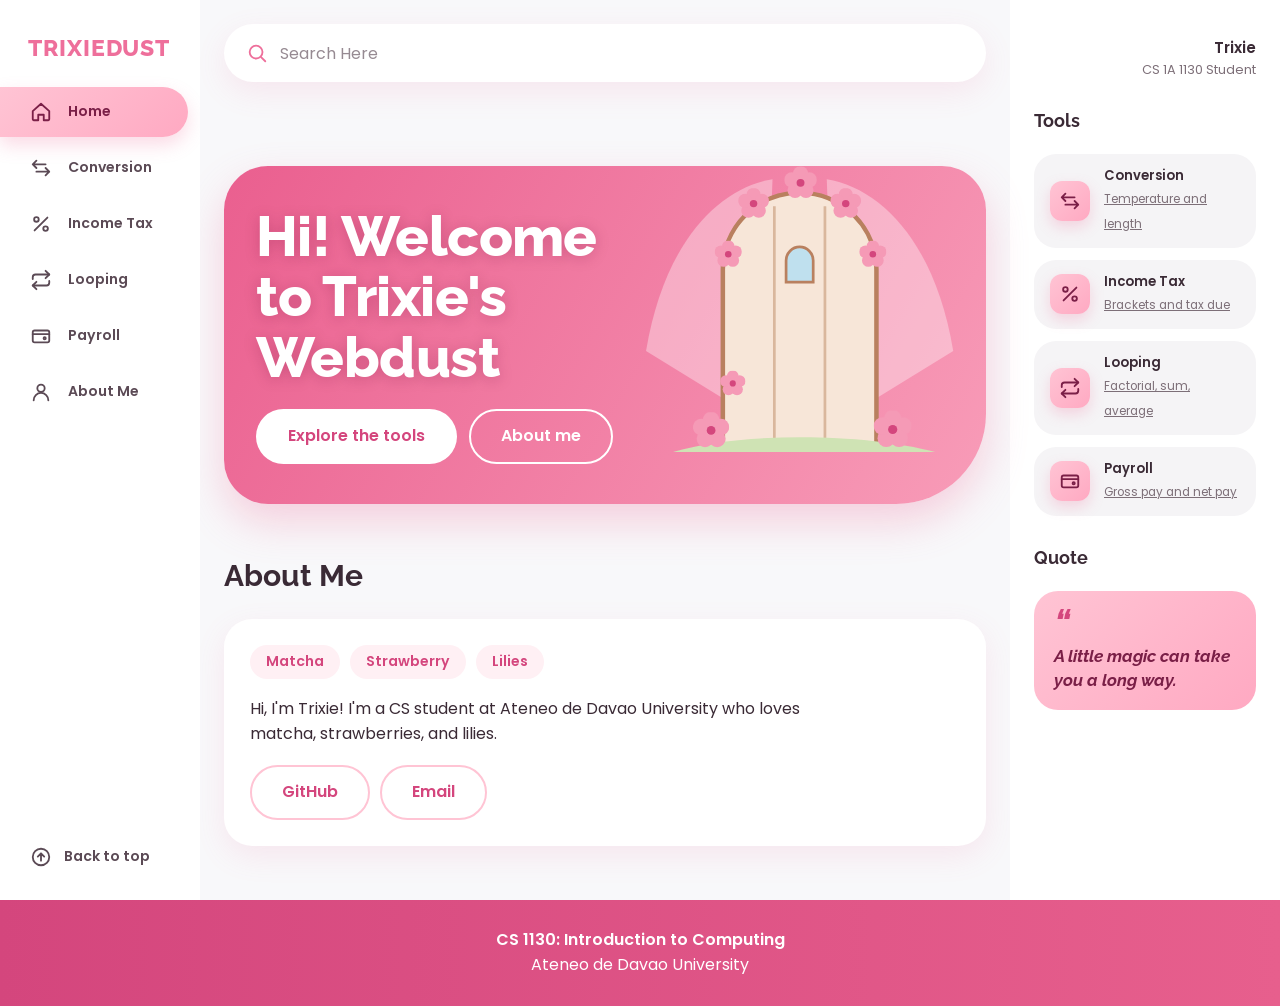
<file: index.html>
<!DOCTYPE html>
<html lang="en">
<head>
  <meta charset="UTF-8">
  <meta name="viewport" content="width=device-width, initial-scale=1">
  <title>Trixie's Webdust</title>
  <meta name="description" content="Conversion, income tax, looping and payroll tools. A CS 1130 web project at Ateneo de Davao University.">
  <link rel="preconnect" href="https://fonts.googleapis.com">
  <link rel="preconnect" href="https://fonts.gstatic.com" crossorigin>
  <link href="https://fonts.googleapis.com/css2?family=Poppins:wght@400;500;600&family=Raleway:wght@600;700;800&display=swap" rel="stylesheet">
  <link rel="stylesheet" href="style.css">
  <script src="script.js" defer></script>
</head>
<body data-page="home">
  <a class="skip-link" href="#main">Skip to content</a>

  <!-- SVG icon sprite (used by the menu and the shortcut list) -->
  <svg width="0" height="0" style="position:absolute" aria-hidden="true">
    <symbol id="i-home" viewBox="0 0 24 24"><path d="M3 11l9-8 9 8v9a1 1 0 0 1-1 1h-5v-6H9v6H4a1 1 0 0 1-1-1z"/></symbol>
    <symbol id="i-convert" viewBox="0 0 24 24"><path d="M7 4L3 8l4 4M3 8h14M17 20l4-4-4-4M21 16H7"/></symbol>
    <symbol id="i-percent" viewBox="0 0 24 24"><path d="M19 5L5 19"/><circle cx="7" cy="7" r="2.5"/><circle cx="17" cy="17" r="2.5"/></symbol>
    <symbol id="i-loop" viewBox="0 0 24 24"><path d="M17 2l4 4-4 4"/><path d="M3 11V9a3 3 0 0 1 3-3h15"/><path d="M7 22l-4-4 4-4"/><path d="M21 13v2a3 3 0 0 1-3 3H3"/></symbol>
    <symbol id="i-wallet" viewBox="0 0 24 24"><rect x="3" y="6" width="18" height="13" rx="2"/><path d="M3 10h18"/><circle cx="16" cy="14.5" r="1.2"/></symbol>
    <symbol id="i-user" viewBox="0 0 24 24"><circle cx="12" cy="8" r="4"/><path d="M4 21a8 8 0 0 1 16 0"/></symbol>
    <symbol id="i-up" viewBox="0 0 24 24"><circle cx="12" cy="12" r="9"/><path d="M12 16V8M8.5 11.5L12 8l3.5 3.5"/></symbol>
    <symbol id="i-search" viewBox="0 0 24 24"><circle cx="11" cy="11" r="7"/><path d="M21 21l-4.3-4.3"/></symbol>
    <symbol id="bloom" viewBox="-14 -14 28 28">
      <g fill="#f59ab6"><circle cy="-8" r="6.5"/><circle cx="7.6" cy="-2.5" r="6.5"/><circle cx="4.7" cy="6.5" r="6.5"/><circle cx="-4.7" cy="6.5" r="6.5"/><circle cx="-7.6" cy="-2.5" r="6.5"/></g>
      <circle r="3.4" fill="#d4467d"/>
    </symbol>
  </svg>

  <div class="app">
    <!-- ============ LEFT MENU ============ -->
    <aside class="side side-left">
      <div class="sticky">
        <a class="logo" href="index.html" aria-label="TRIXIEDUST, home">TRIXIEDUST</a>
        <nav aria-label="Main">
          <ul class="nav">
            <li><a href="index.html" data-nav="home"><svg class="ico" aria-hidden="true"><use href="#i-home"/></svg>Home</a></li>
            <li><a href="conversion.html" data-nav="conversion"><svg class="ico" aria-hidden="true"><use href="#i-convert"/></svg>Conversion</a></li>
            <li><a href="tax.html" data-nav="tax"><svg class="ico" aria-hidden="true"><use href="#i-percent"/></svg>Income Tax</a></li>
            <li><a href="looping.html" data-nav="looping"><svg class="ico" aria-hidden="true"><use href="#i-loop"/></svg>Looping</a></li>
            <li><a href="payroll.html" data-nav="payroll"><svg class="ico" aria-hidden="true"><use href="#i-wallet"/></svg>Payroll</a></li>
            <li><a href="index.html#about" data-nav="about"><svg class="ico" aria-hidden="true"><use href="#i-user"/></svg>About Me</a></li>
          </ul>
        </nav>
        <a class="to-top" href="#main"><svg class="ico" aria-hidden="true"><use href="#i-up"/></svg>Back to top</a>
      </div>
    </aside>

    <!-- ============ CENTER ============ -->
    <div class="center">
      <form id="jump-form" class="searchbar" role="search" novalidate>
        <label class="sr-only" for="jump-input">Go to a page</label>
        <svg class="ico" aria-hidden="true"><use href="#i-search"/></svg>
        <input id="jump-input" list="jump-list" type="text" autocomplete="off" placeholder="Search Here">
        <datalist id="jump-list"><option value="Home"></option><option value="Conversion"></option><option value="Income Tax"></option><option value="Looping"></option><option value="Payroll"></option><option value="About Me"></option></datalist>
      </form>
      <p id="jump-error" class="error" role="alert" hidden></p>

      <main id="main">
        <!-- ============ HOME ============ -->
        <section id="home" class="hero">
          <div class="hero-copy">
            <h1>Hi! Welcome to Trixie's Webdust</h1>
            <div class="hero-actions">
              <a class="btn btn-white" href="conversion.html">Explore the tools</a>
              <a class="btn btn-outline-white" href="#about">About me</a>
            </div>
          </div>
          <div class="hero-art" aria-hidden="true">
            <svg viewBox="0 0 360 380">
              <path d="M10 250 C30 130 90 70 150 60 L140 330 Z" fill="#fff" opacity=".35"/>
              <path d="M350 250 C330 130 270 70 210 60 L220 330 Z" fill="#fff" opacity=".35"/>
              <path d="M95 355 V160 a85 85 0 0 1 170 0 V355 Z" fill="#f7e6d8" stroke="#b9805f" stroke-width="5"/>
              <path d="M152 355 V90 M208 355 V90" stroke="#d9b79d" stroke-width="3"/>
              <path d="M165 150 a15 15 0 0 1 30 0 v24 h-30z" fill="#bfe0ee" stroke="#b9805f" stroke-width="3"/>
              <path d="M40 362 C110 340 250 340 330 362 Z" fill="#cfe3b4"/>
              <use href="#bloom" x="86" y="128" width="30" height="30"/><use href="#bloom" x="112" y="70" width="34" height="34"/>
              <use href="#bloom" x="163" y="46" width="36" height="36"/><use href="#bloom" x="214" y="70" width="34" height="34"/>
              <use href="#bloom" x="246" y="128" width="30" height="30"/><use href="#bloom" x="62" y="318" width="40" height="40"/>
              <use href="#bloom" x="262" y="316" width="42" height="42"/><use href="#bloom" x="92" y="272" width="28" height="28"/>
            </svg>
          </div>
        </section>

        <!-- ============ ABOUT ME ============ -->
        <section id="about" class="block">
          <header class="section-head"><h2>About Me</h2></header>
          <div class="tool-card about">
            <div class="about-copy">
              <ul class="roles" aria-label="Favorites">
                <li>Matcha</li><li>Strawberry</li><li>Lilies</li>
              </ul>
              <p>Hi, I'm Trixie! I'm a CS student at Ateneo de Davao University who loves matcha, strawberries, and lilies.</p>
              <ul class="links">
                <li><a class="btn btn-ghost" href="https://github.com/ttejada-coder">GitHub</a></li>
                <li><a class="btn btn-ghost" href="mailto:ttejada@addu.edu.ph">Email</a></li>
              </ul>
            </div>
          </div>
        </section>
      </main>
    </div>

    <!-- ============ RIGHT RAIL ============ -->
    <aside class="side side-right" aria-label="Shortcuts">
      <div class="sticky">
        <div class="profile">
          <p class="profile-name">Trixie</p>
          <p class="profile-sub">CS 1A 1130 Student</p>
        </div>

        <h2 class="rail-title">Tools</h2>
        <ul class="tool-list">
          <li><a class="tool-link" href="conversion.html" data-nav="conversion"><span class="badge" aria-hidden="true"><svg class="ico"><use href="#i-convert"/></svg></span><span><strong>Conversion</strong><u>Temperature and length</u></span></a></li>
          <li><a class="tool-link" href="tax.html" data-nav="tax"><span class="badge" aria-hidden="true"><svg class="ico"><use href="#i-percent"/></svg></span><span><strong>Income Tax</strong><u>Brackets and tax due</u></span></a></li>
          <li><a class="tool-link" href="looping.html" data-nav="looping"><span class="badge" aria-hidden="true"><svg class="ico"><use href="#i-loop"/></svg></span><span><strong>Looping</strong><u>Factorial, sum, average</u></span></a></li>
          <li><a class="tool-link" href="payroll.html" data-nav="payroll"><span class="badge" aria-hidden="true"><svg class="ico"><use href="#i-wallet"/></svg></span><span><strong>Payroll</strong><u>Gross pay and net pay</u></span></a></li>
        </ul>

        <h2 class="rail-title">Quote</h2>
        <blockquote class="msg quote">
          <p>A little magic can take you a long way.</p>
        </blockquote>
      </div>
    </aside>
  </div>

  <!-- ============ FOOTER ============ -->
  <footer class="footer">
    <p>CS 1130: Introduction to Computing</p>
    <p>Ateneo de Davao University</p>
  </footer>
</body>
</html>
</file>
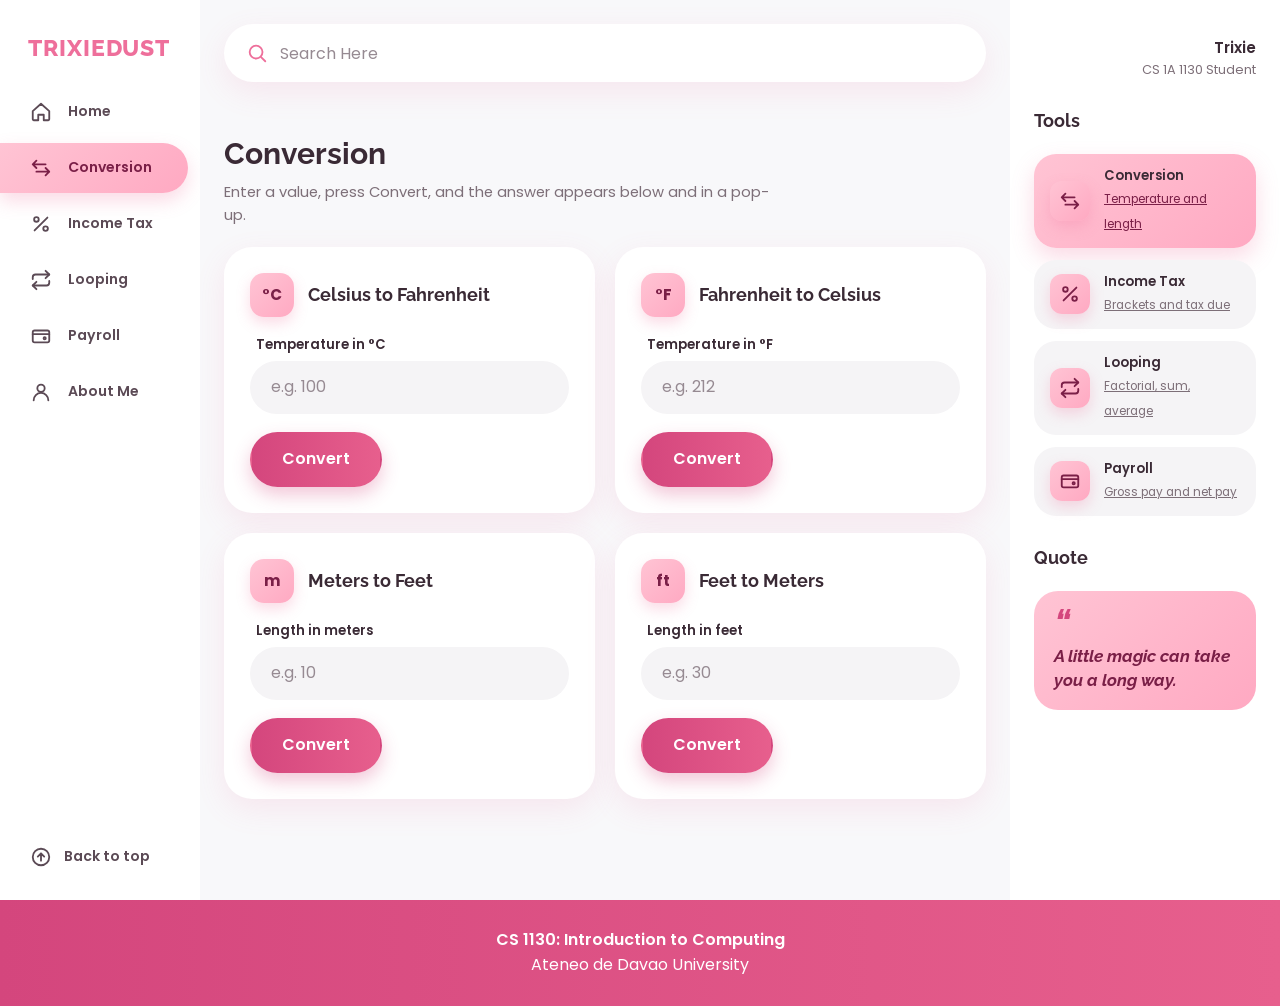
<file: conversion.html>
<!DOCTYPE html>
<html lang="en">
<head>
  <meta charset="UTF-8">
  <meta name="viewport" content="width=device-width, initial-scale=1">
  <title>Conversion | Trixie's Webdust</title>
  <meta name="description" content="Conversion, income tax, looping and payroll tools. A CS 1130 web project at Ateneo de Davao University.">
  <link rel="preconnect" href="https://fonts.googleapis.com">
  <link rel="preconnect" href="https://fonts.gstatic.com" crossorigin>
  <link href="https://fonts.googleapis.com/css2?family=Poppins:wght@400;500;600&family=Raleway:wght@600;700;800&display=swap" rel="stylesheet">
  <link rel="stylesheet" href="style.css">
  <script src="script.js" defer></script>
</head>
<body data-page="conversion">
  <a class="skip-link" href="#main">Skip to content</a>

  <!-- SVG icon sprite (used by the menu and the shortcut list) -->
  <svg width="0" height="0" style="position:absolute" aria-hidden="true">
    <symbol id="i-home" viewBox="0 0 24 24"><path d="M3 11l9-8 9 8v9a1 1 0 0 1-1 1h-5v-6H9v6H4a1 1 0 0 1-1-1z"/></symbol>
    <symbol id="i-convert" viewBox="0 0 24 24"><path d="M7 4L3 8l4 4M3 8h14M17 20l4-4-4-4M21 16H7"/></symbol>
    <symbol id="i-percent" viewBox="0 0 24 24"><path d="M19 5L5 19"/><circle cx="7" cy="7" r="2.5"/><circle cx="17" cy="17" r="2.5"/></symbol>
    <symbol id="i-loop" viewBox="0 0 24 24"><path d="M17 2l4 4-4 4"/><path d="M3 11V9a3 3 0 0 1 3-3h15"/><path d="M7 22l-4-4 4-4"/><path d="M21 13v2a3 3 0 0 1-3 3H3"/></symbol>
    <symbol id="i-wallet" viewBox="0 0 24 24"><rect x="3" y="6" width="18" height="13" rx="2"/><path d="M3 10h18"/><circle cx="16" cy="14.5" r="1.2"/></symbol>
    <symbol id="i-user" viewBox="0 0 24 24"><circle cx="12" cy="8" r="4"/><path d="M4 21a8 8 0 0 1 16 0"/></symbol>
    <symbol id="i-up" viewBox="0 0 24 24"><circle cx="12" cy="12" r="9"/><path d="M12 16V8M8.5 11.5L12 8l3.5 3.5"/></symbol>
    <symbol id="i-search" viewBox="0 0 24 24"><circle cx="11" cy="11" r="7"/><path d="M21 21l-4.3-4.3"/></symbol>
    <symbol id="bloom" viewBox="-14 -14 28 28">
      <g fill="#f59ab6"><circle cy="-8" r="6.5"/><circle cx="7.6" cy="-2.5" r="6.5"/><circle cx="4.7" cy="6.5" r="6.5"/><circle cx="-4.7" cy="6.5" r="6.5"/><circle cx="-7.6" cy="-2.5" r="6.5"/></g>
      <circle r="3.4" fill="#d4467d"/>
    </symbol>
  </svg>

  <div class="app">
    <!-- ============ LEFT MENU ============ -->
    <aside class="side side-left">
      <div class="sticky">
        <a class="logo" href="index.html" aria-label="TRIXIEDUST, home">TRIXIEDUST</a>
        <nav aria-label="Main">
          <ul class="nav">
            <li><a href="index.html" data-nav="home"><svg class="ico" aria-hidden="true"><use href="#i-home"/></svg>Home</a></li>
            <li><a href="conversion.html" data-nav="conversion"><svg class="ico" aria-hidden="true"><use href="#i-convert"/></svg>Conversion</a></li>
            <li><a href="tax.html" data-nav="tax"><svg class="ico" aria-hidden="true"><use href="#i-percent"/></svg>Income Tax</a></li>
            <li><a href="looping.html" data-nav="looping"><svg class="ico" aria-hidden="true"><use href="#i-loop"/></svg>Looping</a></li>
            <li><a href="payroll.html" data-nav="payroll"><svg class="ico" aria-hidden="true"><use href="#i-wallet"/></svg>Payroll</a></li>
            <li><a href="index.html#about" data-nav="about"><svg class="ico" aria-hidden="true"><use href="#i-user"/></svg>About Me</a></li>
          </ul>
        </nav>
        <a class="to-top" href="#main"><svg class="ico" aria-hidden="true"><use href="#i-up"/></svg>Back to top</a>
      </div>
    </aside>

    <!-- ============ CENTER ============ -->
    <div class="center">
      <form id="jump-form" class="searchbar" role="search" novalidate>
        <label class="sr-only" for="jump-input">Go to a page</label>
        <svg class="ico" aria-hidden="true"><use href="#i-search"/></svg>
        <input id="jump-input" list="jump-list" type="text" autocomplete="off" placeholder="Search Here">
        <datalist id="jump-list"><option value="Home"></option><option value="Conversion"></option><option value="Income Tax"></option><option value="Looping"></option><option value="Payroll"></option><option value="About Me"></option></datalist>
      </form>
      <p id="jump-error" class="error" role="alert" hidden></p>

      <main id="main">
        <section id="conversion" class="block">
          <header class="section-head">
            <h2>Conversion</h2>
            <p>Enter a value, press Convert, and the answer appears below and in a pop-up.</p>
          </header>
          <div class="grid-2">
            <form class="tool-card converter" data-converter="c2f" novalidate>
              <div class="card-head"><span class="badge" aria-hidden="true">°C</span><h3>Celsius to Fahrenheit</h3></div>
              <div class="field">
                <label for="c2f-input">Temperature in °C</label>
                <input id="c2f-input" name="amount" type="text" inputmode="decimal" autocomplete="off" placeholder="e.g. 100">
              </div>
              <button type="submit" class="btn">Convert</button>
              <p class="error" role="alert" hidden></p>
              <output class="result" for="c2f-input" aria-live="polite"></output>
            </form>

            <form class="tool-card converter" data-converter="f2c" novalidate>
              <div class="card-head"><span class="badge" aria-hidden="true">°F</span><h3>Fahrenheit to Celsius</h3></div>
              <div class="field">
                <label for="f2c-input">Temperature in °F</label>
                <input id="f2c-input" name="amount" type="text" inputmode="decimal" autocomplete="off" placeholder="e.g. 212">
              </div>
              <button type="submit" class="btn">Convert</button>
              <p class="error" role="alert" hidden></p>
              <output class="result" for="f2c-input" aria-live="polite"></output>
            </form>

            <form class="tool-card converter" data-converter="m2ft" novalidate>
              <div class="card-head"><span class="badge" aria-hidden="true">m</span><h3>Meters to Feet</h3></div>
              <div class="field">
                <label for="m2ft-input">Length in meters</label>
                <input id="m2ft-input" name="amount" type="text" inputmode="decimal" autocomplete="off" placeholder="e.g. 10">
              </div>
              <button type="submit" class="btn">Convert</button>
              <p class="error" role="alert" hidden></p>
              <output class="result" for="m2ft-input" aria-live="polite"></output>
            </form>

            <form class="tool-card converter" data-converter="ft2m" novalidate>
              <div class="card-head"><span class="badge" aria-hidden="true">ft</span><h3>Feet to Meters</h3></div>
              <div class="field">
                <label for="ft2m-input">Length in feet</label>
                <input id="ft2m-input" name="amount" type="text" inputmode="decimal" autocomplete="off" placeholder="e.g. 30">
              </div>
              <button type="submit" class="btn">Convert</button>
              <p class="error" role="alert" hidden></p>
              <output class="result" for="ft2m-input" aria-live="polite"></output>
            </form>
          </div>
        </section>
      </main>
    </div>

    <!-- ============ RIGHT RAIL ============ -->
    <aside class="side side-right" aria-label="Shortcuts">
      <div class="sticky">
        <div class="profile">
          <p class="profile-name">Trixie</p>
          <p class="profile-sub">CS 1A 1130 Student</p>
        </div>

        <h2 class="rail-title">Tools</h2>
        <ul class="tool-list">
          <li><a class="tool-link" href="conversion.html" data-nav="conversion"><span class="badge" aria-hidden="true"><svg class="ico"><use href="#i-convert"/></svg></span><span><strong>Conversion</strong><u>Temperature and length</u></span></a></li>
          <li><a class="tool-link" href="tax.html" data-nav="tax"><span class="badge" aria-hidden="true"><svg class="ico"><use href="#i-percent"/></svg></span><span><strong>Income Tax</strong><u>Brackets and tax due</u></span></a></li>
          <li><a class="tool-link" href="looping.html" data-nav="looping"><span class="badge" aria-hidden="true"><svg class="ico"><use href="#i-loop"/></svg></span><span><strong>Looping</strong><u>Factorial, sum, average</u></span></a></li>
          <li><a class="tool-link" href="payroll.html" data-nav="payroll"><span class="badge" aria-hidden="true"><svg class="ico"><use href="#i-wallet"/></svg></span><span><strong>Payroll</strong><u>Gross pay and net pay</u></span></a></li>
        </ul>

        <h2 class="rail-title">Quote</h2>
        <blockquote class="msg quote">
          <p>A little magic can take you a long way.</p>
        </blockquote>
      </div>
    </aside>
  </div>

  <!-- ============ FOOTER ============ -->
  <footer class="footer">
    <p>CS 1130: Introduction to Computing</p>
    <p>Ateneo de Davao University</p>
  </footer>
  <!-- Pop-up for conversion answers (closes with the button, Esc, or a click outside) -->
  <dialog id="result-modal" aria-labelledby="modal-title">
    <div class="modal-body">
      <h2 id="modal-title">Result</h2>
      <p class="modal-input" id="modal-input"></p>
      <p class="modal-equals">equals</p>
      <p class="modal-answer" id="modal-answer"></p>
      <button type="button" class="btn" id="modal-close">Close</button>
    </div>
  </dialog>
</body>
</html>
</file>
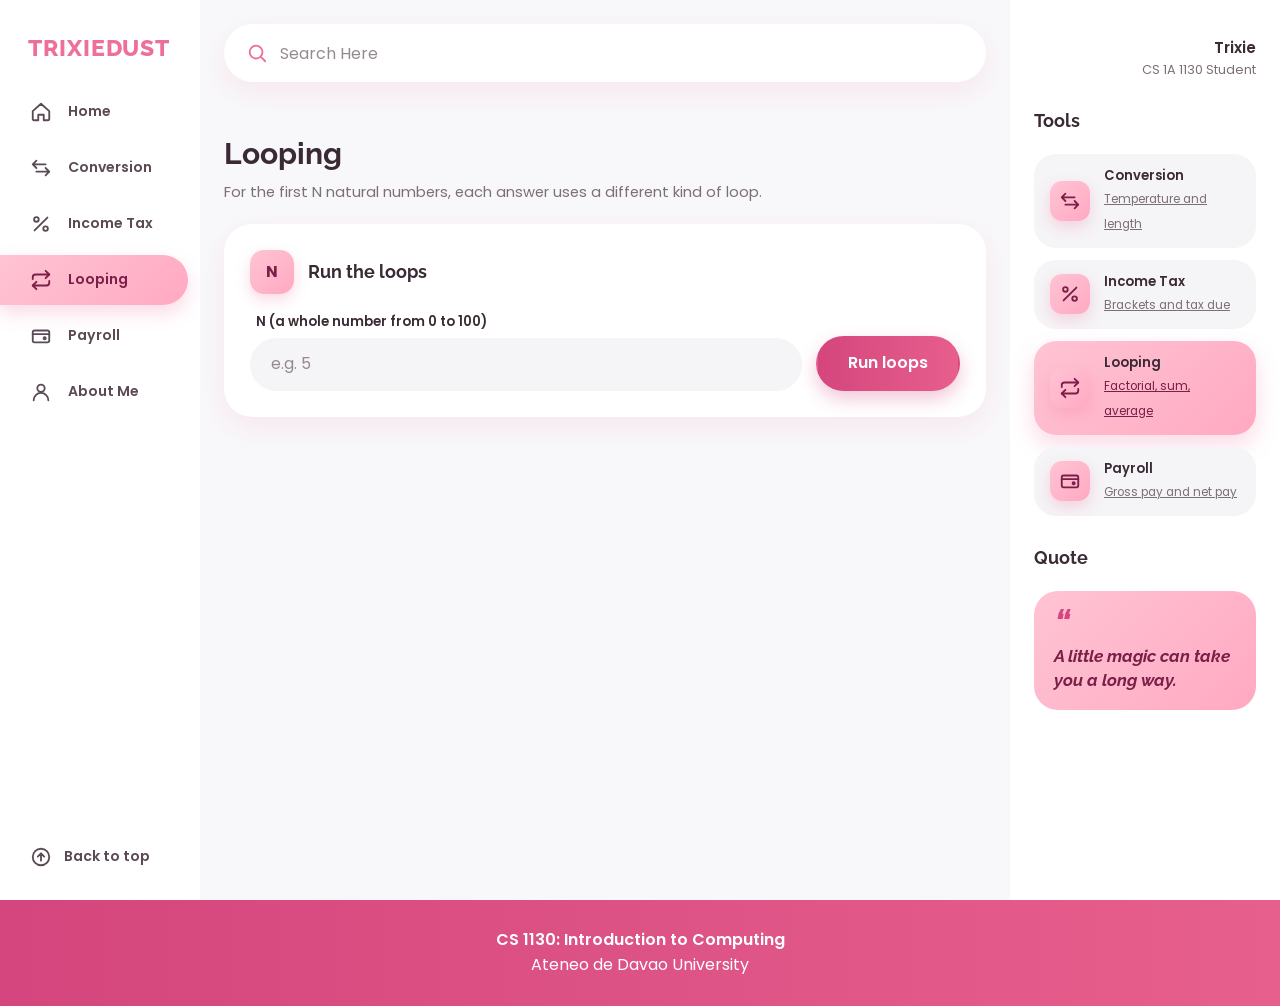
<file: looping.html>
<!DOCTYPE html>
<html lang="en">
<head>
  <meta charset="UTF-8">
  <meta name="viewport" content="width=device-width, initial-scale=1">
  <title>Looping | Trixie's Webdust</title>
  <meta name="description" content="Conversion, income tax, looping and payroll tools. A CS 1130 web project at Ateneo de Davao University.">
  <link rel="preconnect" href="https://fonts.googleapis.com">
  <link rel="preconnect" href="https://fonts.gstatic.com" crossorigin>
  <link href="https://fonts.googleapis.com/css2?family=Poppins:wght@400;500;600&family=Raleway:wght@600;700;800&display=swap" rel="stylesheet">
  <link rel="stylesheet" href="style.css">
  <script src="script.js" defer></script>
</head>
<body data-page="looping">
  <a class="skip-link" href="#main">Skip to content</a>

  <!-- SVG icon sprite (used by the menu and the shortcut list) -->
  <svg width="0" height="0" style="position:absolute" aria-hidden="true">
    <symbol id="i-home" viewBox="0 0 24 24"><path d="M3 11l9-8 9 8v9a1 1 0 0 1-1 1h-5v-6H9v6H4a1 1 0 0 1-1-1z"/></symbol>
    <symbol id="i-convert" viewBox="0 0 24 24"><path d="M7 4L3 8l4 4M3 8h14M17 20l4-4-4-4M21 16H7"/></symbol>
    <symbol id="i-percent" viewBox="0 0 24 24"><path d="M19 5L5 19"/><circle cx="7" cy="7" r="2.5"/><circle cx="17" cy="17" r="2.5"/></symbol>
    <symbol id="i-loop" viewBox="0 0 24 24"><path d="M17 2l4 4-4 4"/><path d="M3 11V9a3 3 0 0 1 3-3h15"/><path d="M7 22l-4-4 4-4"/><path d="M21 13v2a3 3 0 0 1-3 3H3"/></symbol>
    <symbol id="i-wallet" viewBox="0 0 24 24"><rect x="3" y="6" width="18" height="13" rx="2"/><path d="M3 10h18"/><circle cx="16" cy="14.5" r="1.2"/></symbol>
    <symbol id="i-user" viewBox="0 0 24 24"><circle cx="12" cy="8" r="4"/><path d="M4 21a8 8 0 0 1 16 0"/></symbol>
    <symbol id="i-up" viewBox="0 0 24 24"><circle cx="12" cy="12" r="9"/><path d="M12 16V8M8.5 11.5L12 8l3.5 3.5"/></symbol>
    <symbol id="i-search" viewBox="0 0 24 24"><circle cx="11" cy="11" r="7"/><path d="M21 21l-4.3-4.3"/></symbol>
    <symbol id="bloom" viewBox="-14 -14 28 28">
      <g fill="#f59ab6"><circle cy="-8" r="6.5"/><circle cx="7.6" cy="-2.5" r="6.5"/><circle cx="4.7" cy="6.5" r="6.5"/><circle cx="-4.7" cy="6.5" r="6.5"/><circle cx="-7.6" cy="-2.5" r="6.5"/></g>
      <circle r="3.4" fill="#d4467d"/>
    </symbol>
  </svg>

  <div class="app">
    <!-- ============ LEFT MENU ============ -->
    <aside class="side side-left">
      <div class="sticky">
        <a class="logo" href="index.html" aria-label="TRIXIEDUST, home">TRIXIEDUST</a>
        <nav aria-label="Main">
          <ul class="nav">
            <li><a href="index.html" data-nav="home"><svg class="ico" aria-hidden="true"><use href="#i-home"/></svg>Home</a></li>
            <li><a href="conversion.html" data-nav="conversion"><svg class="ico" aria-hidden="true"><use href="#i-convert"/></svg>Conversion</a></li>
            <li><a href="tax.html" data-nav="tax"><svg class="ico" aria-hidden="true"><use href="#i-percent"/></svg>Income Tax</a></li>
            <li><a href="looping.html" data-nav="looping"><svg class="ico" aria-hidden="true"><use href="#i-loop"/></svg>Looping</a></li>
            <li><a href="payroll.html" data-nav="payroll"><svg class="ico" aria-hidden="true"><use href="#i-wallet"/></svg>Payroll</a></li>
            <li><a href="index.html#about" data-nav="about"><svg class="ico" aria-hidden="true"><use href="#i-user"/></svg>About Me</a></li>
          </ul>
        </nav>
        <a class="to-top" href="#main"><svg class="ico" aria-hidden="true"><use href="#i-up"/></svg>Back to top</a>
      </div>
    </aside>

    <!-- ============ CENTER ============ -->
    <div class="center">
      <form id="jump-form" class="searchbar" role="search" novalidate>
        <label class="sr-only" for="jump-input">Go to a page</label>
        <svg class="ico" aria-hidden="true"><use href="#i-search"/></svg>
        <input id="jump-input" list="jump-list" type="text" autocomplete="off" placeholder="Search Here">
        <datalist id="jump-list"><option value="Home"></option><option value="Conversion"></option><option value="Income Tax"></option><option value="Looping"></option><option value="Payroll"></option><option value="About Me"></option></datalist>
      </form>
      <p id="jump-error" class="error" role="alert" hidden></p>

      <main id="main">
        <section id="looping" class="block">
          <header class="section-head">
            <h2>Looping</h2>
            <p>For the first N natural numbers, each answer uses a different kind of loop.</p>
          </header>
          <form id="loop-form" class="tool-card" novalidate>
            <div class="card-head"><span class="badge" aria-hidden="true">N</span><h3>Run the loops</h3></div>
            <div class="inline-form">
              <div class="field">
                <label for="loop-n">N (a whole number from 0 to 100)</label>
                <input id="loop-n" name="n" type="text" inputmode="numeric" autocomplete="off" placeholder="e.g. 5">
              </div>
              <button type="submit" class="btn">Run loops</button>
            </div>
            <p class="error" role="alert" hidden></p>
            <div id="loop-result" class="tiles" aria-live="polite"></div>
          </form>
        </section>
      </main>
    </div>

    <!-- ============ RIGHT RAIL ============ -->
    <aside class="side side-right" aria-label="Shortcuts">
      <div class="sticky">
        <div class="profile">
          <p class="profile-name">Trixie</p>
          <p class="profile-sub">CS 1A 1130 Student</p>
        </div>

        <h2 class="rail-title">Tools</h2>
        <ul class="tool-list">
          <li><a class="tool-link" href="conversion.html" data-nav="conversion"><span class="badge" aria-hidden="true"><svg class="ico"><use href="#i-convert"/></svg></span><span><strong>Conversion</strong><u>Temperature and length</u></span></a></li>
          <li><a class="tool-link" href="tax.html" data-nav="tax"><span class="badge" aria-hidden="true"><svg class="ico"><use href="#i-percent"/></svg></span><span><strong>Income Tax</strong><u>Brackets and tax due</u></span></a></li>
          <li><a class="tool-link" href="looping.html" data-nav="looping"><span class="badge" aria-hidden="true"><svg class="ico"><use href="#i-loop"/></svg></span><span><strong>Looping</strong><u>Factorial, sum, average</u></span></a></li>
          <li><a class="tool-link" href="payroll.html" data-nav="payroll"><span class="badge" aria-hidden="true"><svg class="ico"><use href="#i-wallet"/></svg></span><span><strong>Payroll</strong><u>Gross pay and net pay</u></span></a></li>
        </ul>

        <h2 class="rail-title">Quote</h2>
        <blockquote class="msg quote">
          <p>A little magic can take you a long way.</p>
        </blockquote>
      </div>
    </aside>
  </div>

  <!-- ============ FOOTER ============ -->
  <footer class="footer">
    <p>CS 1130: Introduction to Computing</p>
    <p>Ateneo de Davao University</p>
  </footer>
</body>
</html>
</file>
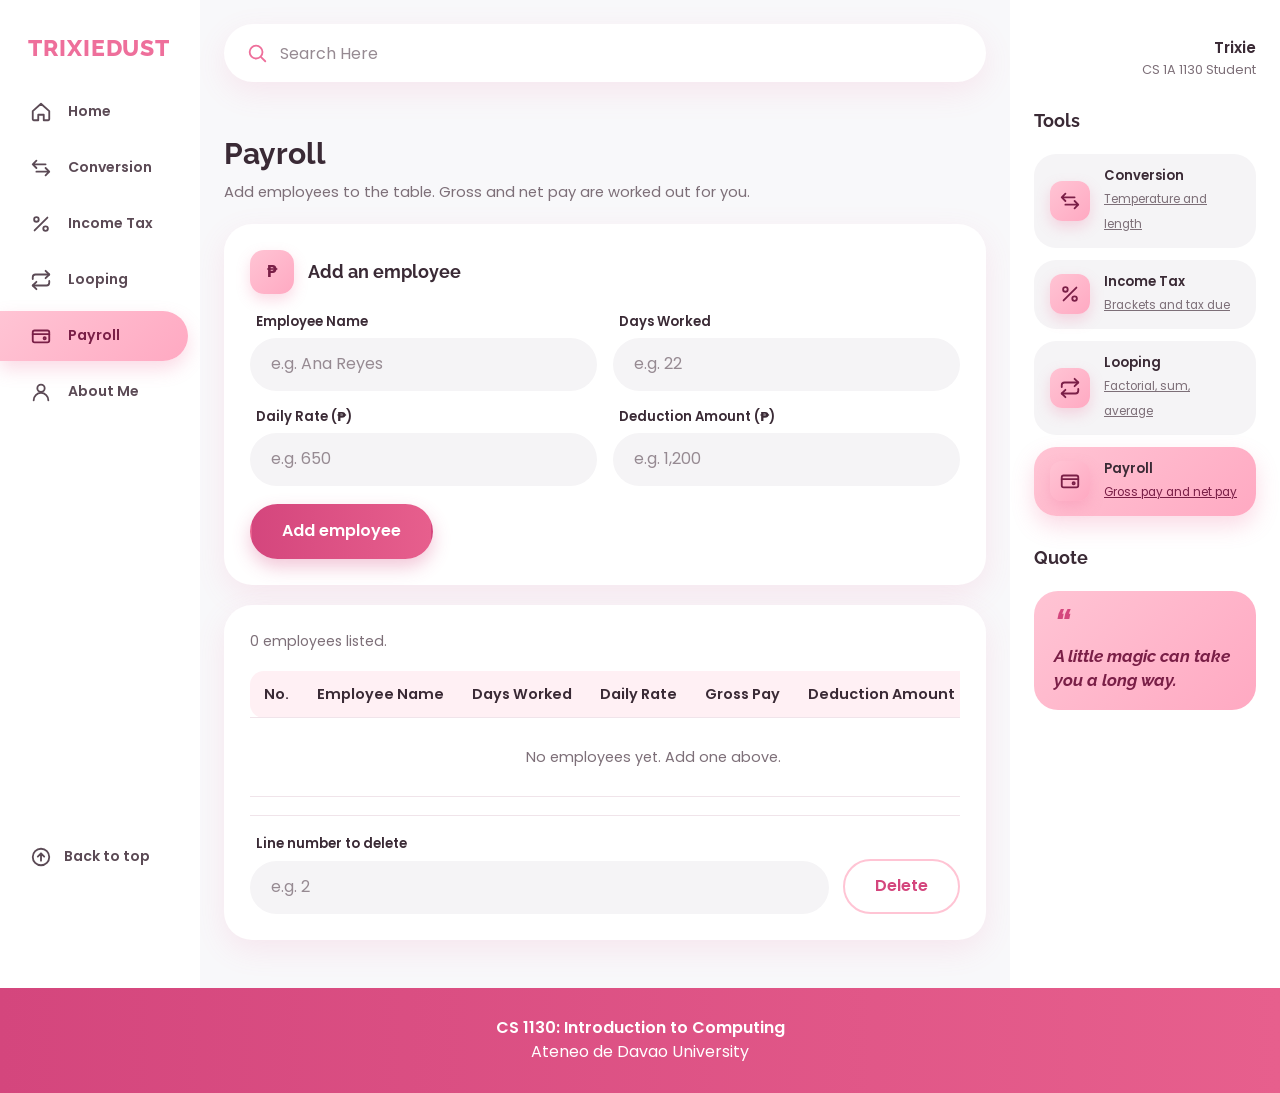
<file: payroll.html>
<!DOCTYPE html>
<html lang="en">
<head>
  <meta charset="UTF-8">
  <meta name="viewport" content="width=device-width, initial-scale=1">
  <title>Payroll | Trixie's Webdust</title>
  <meta name="description" content="Conversion, income tax, looping and payroll tools. A CS 1130 web project at Ateneo de Davao University.">
  <link rel="preconnect" href="https://fonts.googleapis.com">
  <link rel="preconnect" href="https://fonts.gstatic.com" crossorigin>
  <link href="https://fonts.googleapis.com/css2?family=Poppins:wght@400;500;600&family=Raleway:wght@600;700;800&display=swap" rel="stylesheet">
  <link rel="stylesheet" href="style.css">
  <script src="script.js" defer></script>
</head>
<body data-page="payroll">
  <a class="skip-link" href="#main">Skip to content</a>

  <!-- SVG icon sprite (used by the menu and the shortcut list) -->
  <svg width="0" height="0" style="position:absolute" aria-hidden="true">
    <symbol id="i-home" viewBox="0 0 24 24"><path d="M3 11l9-8 9 8v9a1 1 0 0 1-1 1h-5v-6H9v6H4a1 1 0 0 1-1-1z"/></symbol>
    <symbol id="i-convert" viewBox="0 0 24 24"><path d="M7 4L3 8l4 4M3 8h14M17 20l4-4-4-4M21 16H7"/></symbol>
    <symbol id="i-percent" viewBox="0 0 24 24"><path d="M19 5L5 19"/><circle cx="7" cy="7" r="2.5"/><circle cx="17" cy="17" r="2.5"/></symbol>
    <symbol id="i-loop" viewBox="0 0 24 24"><path d="M17 2l4 4-4 4"/><path d="M3 11V9a3 3 0 0 1 3-3h15"/><path d="M7 22l-4-4 4-4"/><path d="M21 13v2a3 3 0 0 1-3 3H3"/></symbol>
    <symbol id="i-wallet" viewBox="0 0 24 24"><rect x="3" y="6" width="18" height="13" rx="2"/><path d="M3 10h18"/><circle cx="16" cy="14.5" r="1.2"/></symbol>
    <symbol id="i-user" viewBox="0 0 24 24"><circle cx="12" cy="8" r="4"/><path d="M4 21a8 8 0 0 1 16 0"/></symbol>
    <symbol id="i-up" viewBox="0 0 24 24"><circle cx="12" cy="12" r="9"/><path d="M12 16V8M8.5 11.5L12 8l3.5 3.5"/></symbol>
    <symbol id="i-search" viewBox="0 0 24 24"><circle cx="11" cy="11" r="7"/><path d="M21 21l-4.3-4.3"/></symbol>
    <symbol id="bloom" viewBox="-14 -14 28 28">
      <g fill="#f59ab6"><circle cy="-8" r="6.5"/><circle cx="7.6" cy="-2.5" r="6.5"/><circle cx="4.7" cy="6.5" r="6.5"/><circle cx="-4.7" cy="6.5" r="6.5"/><circle cx="-7.6" cy="-2.5" r="6.5"/></g>
      <circle r="3.4" fill="#d4467d"/>
    </symbol>
  </svg>

  <div class="app">
    <!-- ============ LEFT MENU ============ -->
    <aside class="side side-left">
      <div class="sticky">
        <a class="logo" href="index.html" aria-label="TRIXIEDUST, home">TRIXIEDUST</a>
        <nav aria-label="Main">
          <ul class="nav">
            <li><a href="index.html" data-nav="home"><svg class="ico" aria-hidden="true"><use href="#i-home"/></svg>Home</a></li>
            <li><a href="conversion.html" data-nav="conversion"><svg class="ico" aria-hidden="true"><use href="#i-convert"/></svg>Conversion</a></li>
            <li><a href="tax.html" data-nav="tax"><svg class="ico" aria-hidden="true"><use href="#i-percent"/></svg>Income Tax</a></li>
            <li><a href="looping.html" data-nav="looping"><svg class="ico" aria-hidden="true"><use href="#i-loop"/></svg>Looping</a></li>
            <li><a href="payroll.html" data-nav="payroll"><svg class="ico" aria-hidden="true"><use href="#i-wallet"/></svg>Payroll</a></li>
            <li><a href="index.html#about" data-nav="about"><svg class="ico" aria-hidden="true"><use href="#i-user"/></svg>About Me</a></li>
          </ul>
        </nav>
        <a class="to-top" href="#main"><svg class="ico" aria-hidden="true"><use href="#i-up"/></svg>Back to top</a>
      </div>
    </aside>

    <!-- ============ CENTER ============ -->
    <div class="center">
      <form id="jump-form" class="searchbar" role="search" novalidate>
        <label class="sr-only" for="jump-input">Go to a page</label>
        <svg class="ico" aria-hidden="true"><use href="#i-search"/></svg>
        <input id="jump-input" list="jump-list" type="text" autocomplete="off" placeholder="Search Here">
        <datalist id="jump-list"><option value="Home"></option><option value="Conversion"></option><option value="Income Tax"></option><option value="Looping"></option><option value="Payroll"></option><option value="About Me"></option></datalist>
      </form>
      <p id="jump-error" class="error" role="alert" hidden></p>

      <main id="main">
        <section id="payroll" class="block">
          <header class="section-head">
            <h2>Payroll</h2>
            <p>Add employees to the table. Gross and net pay are worked out for you.</p>
          </header>

          <form id="payroll-form" class="tool-card" novalidate>
            <div class="card-head"><span class="badge" aria-hidden="true">₱</span><h3>Add an employee</h3></div>
            <div class="grid-4">
              <div class="field">
                <label for="emp-name">Employee Name</label>
                <input id="emp-name" name="employeeName" type="text" autocomplete="off" maxlength="60" placeholder="e.g. Ana Reyes">
              </div>
              <div class="field">
                <label for="emp-days">Days Worked</label>
                <input id="emp-days" name="days" type="text" inputmode="decimal" autocomplete="off" placeholder="e.g. 22">
              </div>
              <div class="field">
                <label for="emp-rate">Daily Rate (₱)</label>
                <input id="emp-rate" name="rate" type="text" inputmode="decimal" autocomplete="off" placeholder="e.g. 650">
              </div>
              <div class="field">
                <label for="emp-deduction">Deduction Amount (₱)</label>
                <input id="emp-deduction" name="deduction" type="text" inputmode="decimal" autocomplete="off" placeholder="e.g. 1,200">
              </div>
            </div>
            <button type="submit" class="btn">Add employee</button>
            <p id="payroll-error" class="error" role="alert" hidden></p>
          </form>

          <div class="tool-card payroll-table-card">
            <p id="payroll-status" class="status" aria-live="polite"></p>
            <div class="table-wrap">
              <table id="payroll-table" class="plain-table payroll-table">
                <caption class="sr-only">Payroll records</caption>
                <thead>
                  <tr>
                    <th scope="col">No.</th><th scope="col">Employee Name</th><th scope="col">Days Worked</th>
                    <th scope="col">Daily Rate</th><th scope="col">Gross Pay</th>
                    <th scope="col">Deduction Amount</th><th scope="col">Net Pay</th>
                  </tr>
                </thead>
                <tbody></tbody>
              </table>
            </div>

            <form id="delete-form" class="inline-form delete-form" novalidate>
              <div class="field">
                <label for="delete-line">Line number to delete</label>
                <input id="delete-line" name="line" type="text" inputmode="numeric" autocomplete="off" placeholder="e.g. 2">
              </div>
              <button type="submit" class="btn btn-ghost">Delete</button>
            </form>
            <p id="delete-error" class="error" role="alert" hidden></p>
          </div>
        </section>
      </main>
    </div>

    <!-- ============ RIGHT RAIL ============ -->
    <aside class="side side-right" aria-label="Shortcuts">
      <div class="sticky">
        <div class="profile">
          <p class="profile-name">Trixie</p>
          <p class="profile-sub">CS 1A 1130 Student</p>
        </div>

        <h2 class="rail-title">Tools</h2>
        <ul class="tool-list">
          <li><a class="tool-link" href="conversion.html" data-nav="conversion"><span class="badge" aria-hidden="true"><svg class="ico"><use href="#i-convert"/></svg></span><span><strong>Conversion</strong><u>Temperature and length</u></span></a></li>
          <li><a class="tool-link" href="tax.html" data-nav="tax"><span class="badge" aria-hidden="true"><svg class="ico"><use href="#i-percent"/></svg></span><span><strong>Income Tax</strong><u>Brackets and tax due</u></span></a></li>
          <li><a class="tool-link" href="looping.html" data-nav="looping"><span class="badge" aria-hidden="true"><svg class="ico"><use href="#i-loop"/></svg></span><span><strong>Looping</strong><u>Factorial, sum, average</u></span></a></li>
          <li><a class="tool-link" href="payroll.html" data-nav="payroll"><span class="badge" aria-hidden="true"><svg class="ico"><use href="#i-wallet"/></svg></span><span><strong>Payroll</strong><u>Gross pay and net pay</u></span></a></li>
        </ul>

        <h2 class="rail-title">Quote</h2>
        <blockquote class="msg quote">
          <p>A little magic can take you a long way.</p>
        </blockquote>
      </div>
    </aside>
  </div>

  <!-- ============ FOOTER ============ -->
  <footer class="footer">
    <p>CS 1130: Introduction to Computing</p>
    <p>Ateneo de Davao University</p>
  </footer>
</body>
</html>
</file>
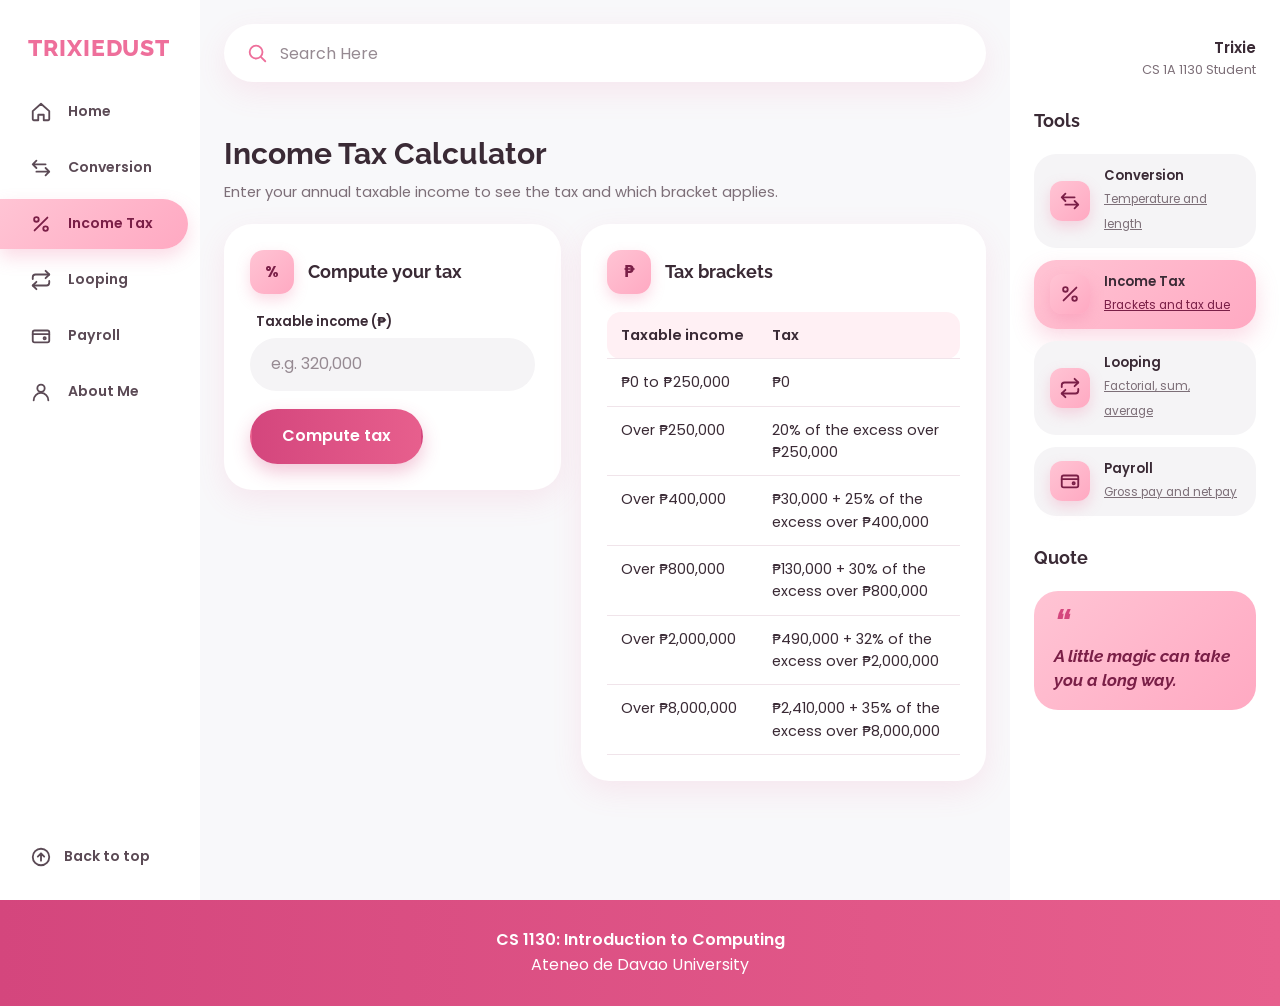
<file: tax.html>
<!DOCTYPE html>
<html lang="en">
<head>
  <meta charset="UTF-8">
  <meta name="viewport" content="width=device-width, initial-scale=1">
  <title>Income Tax | Trixie's Webdust</title>
  <meta name="description" content="Conversion, income tax, looping and payroll tools. A CS 1130 web project at Ateneo de Davao University.">
  <link rel="preconnect" href="https://fonts.googleapis.com">
  <link rel="preconnect" href="https://fonts.gstatic.com" crossorigin>
  <link href="https://fonts.googleapis.com/css2?family=Poppins:wght@400;500;600&family=Raleway:wght@600;700;800&display=swap" rel="stylesheet">
  <link rel="stylesheet" href="style.css">
  <script src="script.js" defer></script>
</head>
<body data-page="tax">
  <a class="skip-link" href="#main">Skip to content</a>

  <!-- SVG icon sprite (used by the menu and the shortcut list) -->
  <svg width="0" height="0" style="position:absolute" aria-hidden="true">
    <symbol id="i-home" viewBox="0 0 24 24"><path d="M3 11l9-8 9 8v9a1 1 0 0 1-1 1h-5v-6H9v6H4a1 1 0 0 1-1-1z"/></symbol>
    <symbol id="i-convert" viewBox="0 0 24 24"><path d="M7 4L3 8l4 4M3 8h14M17 20l4-4-4-4M21 16H7"/></symbol>
    <symbol id="i-percent" viewBox="0 0 24 24"><path d="M19 5L5 19"/><circle cx="7" cy="7" r="2.5"/><circle cx="17" cy="17" r="2.5"/></symbol>
    <symbol id="i-loop" viewBox="0 0 24 24"><path d="M17 2l4 4-4 4"/><path d="M3 11V9a3 3 0 0 1 3-3h15"/><path d="M7 22l-4-4 4-4"/><path d="M21 13v2a3 3 0 0 1-3 3H3"/></symbol>
    <symbol id="i-wallet" viewBox="0 0 24 24"><rect x="3" y="6" width="18" height="13" rx="2"/><path d="M3 10h18"/><circle cx="16" cy="14.5" r="1.2"/></symbol>
    <symbol id="i-user" viewBox="0 0 24 24"><circle cx="12" cy="8" r="4"/><path d="M4 21a8 8 0 0 1 16 0"/></symbol>
    <symbol id="i-up" viewBox="0 0 24 24"><circle cx="12" cy="12" r="9"/><path d="M12 16V8M8.5 11.5L12 8l3.5 3.5"/></symbol>
    <symbol id="i-search" viewBox="0 0 24 24"><circle cx="11" cy="11" r="7"/><path d="M21 21l-4.3-4.3"/></symbol>
    <symbol id="bloom" viewBox="-14 -14 28 28">
      <g fill="#f59ab6"><circle cy="-8" r="6.5"/><circle cx="7.6" cy="-2.5" r="6.5"/><circle cx="4.7" cy="6.5" r="6.5"/><circle cx="-4.7" cy="6.5" r="6.5"/><circle cx="-7.6" cy="-2.5" r="6.5"/></g>
      <circle r="3.4" fill="#d4467d"/>
    </symbol>
  </svg>

  <div class="app">
    <!-- ============ LEFT MENU ============ -->
    <aside class="side side-left">
      <div class="sticky">
        <a class="logo" href="index.html" aria-label="TRIXIEDUST, home">TRIXIEDUST</a>
        <nav aria-label="Main">
          <ul class="nav">
            <li><a href="index.html" data-nav="home"><svg class="ico" aria-hidden="true"><use href="#i-home"/></svg>Home</a></li>
            <li><a href="conversion.html" data-nav="conversion"><svg class="ico" aria-hidden="true"><use href="#i-convert"/></svg>Conversion</a></li>
            <li><a href="tax.html" data-nav="tax"><svg class="ico" aria-hidden="true"><use href="#i-percent"/></svg>Income Tax</a></li>
            <li><a href="looping.html" data-nav="looping"><svg class="ico" aria-hidden="true"><use href="#i-loop"/></svg>Looping</a></li>
            <li><a href="payroll.html" data-nav="payroll"><svg class="ico" aria-hidden="true"><use href="#i-wallet"/></svg>Payroll</a></li>
            <li><a href="index.html#about" data-nav="about"><svg class="ico" aria-hidden="true"><use href="#i-user"/></svg>About Me</a></li>
          </ul>
        </nav>
        <a class="to-top" href="#main"><svg class="ico" aria-hidden="true"><use href="#i-up"/></svg>Back to top</a>
      </div>
    </aside>

    <!-- ============ CENTER ============ -->
    <div class="center">
      <form id="jump-form" class="searchbar" role="search" novalidate>
        <label class="sr-only" for="jump-input">Go to a page</label>
        <svg class="ico" aria-hidden="true"><use href="#i-search"/></svg>
        <input id="jump-input" list="jump-list" type="text" autocomplete="off" placeholder="Search Here">
        <datalist id="jump-list"><option value="Home"></option><option value="Conversion"></option><option value="Income Tax"></option><option value="Looping"></option><option value="Payroll"></option><option value="About Me"></option></datalist>
      </form>
      <p id="jump-error" class="error" role="alert" hidden></p>

      <main id="main">
        <section id="tax" class="block">
          <header class="section-head">
            <h2>Income Tax Calculator</h2>
            <p>Enter your annual taxable income to see the tax and which bracket applies.</p>
          </header>
          <div class="grid-2 grid-tax">
            <form id="tax-form" class="tool-card" novalidate>
              <div class="card-head"><span class="badge" aria-hidden="true">%</span><h3>Compute your tax</h3></div>
              <div class="field">
                <label for="tax-income">Taxable income (₱)</label>
                <input id="tax-income" name="income" type="text" inputmode="decimal" autocomplete="off" placeholder="e.g. 320,000">
              </div>
              <button type="submit" class="btn">Compute tax</button>
              <p class="error" role="alert" hidden></p>
              <div id="tax-result" class="result" aria-live="polite"></div>
            </form>

            <div class="tool-card">
              <div class="card-head"><span class="badge" aria-hidden="true">₱</span><h3>Tax brackets</h3></div>
              <div class="table-wrap">
                <table id="tax-table" class="plain-table">
                  <caption class="sr-only">Income tax brackets</caption>
                  <thead><tr><th scope="col">Taxable income</th><th scope="col">Tax</th></tr></thead>
                  <tbody>
                    <tr data-over="0"><td>₱0 to ₱250,000</td><td>₱0</td></tr>
                    <tr data-over="250000"><td>Over ₱250,000</td><td>20% of the excess over ₱250,000</td></tr>
                    <tr data-over="400000"><td>Over ₱400,000</td><td>₱30,000 + 25% of the excess over ₱400,000</td></tr>
                    <tr data-over="800000"><td>Over ₱800,000</td><td>₱130,000 + 30% of the excess over ₱800,000</td></tr>
                    <tr data-over="2000000"><td>Over ₱2,000,000</td><td>₱490,000 + 32% of the excess over ₱2,000,000</td></tr>
                    <tr data-over="8000000"><td>Over ₱8,000,000</td><td>₱2,410,000 + 35% of the excess over ₱8,000,000</td></tr>
                  </tbody>
                </table>
              </div>
            </div>
          </div>
        </section>
      </main>
    </div>

    <!-- ============ RIGHT RAIL ============ -->
    <aside class="side side-right" aria-label="Shortcuts">
      <div class="sticky">
        <div class="profile">
          <p class="profile-name">Trixie</p>
          <p class="profile-sub">CS 1A 1130 Student</p>
        </div>

        <h2 class="rail-title">Tools</h2>
        <ul class="tool-list">
          <li><a class="tool-link" href="conversion.html" data-nav="conversion"><span class="badge" aria-hidden="true"><svg class="ico"><use href="#i-convert"/></svg></span><span><strong>Conversion</strong><u>Temperature and length</u></span></a></li>
          <li><a class="tool-link" href="tax.html" data-nav="tax"><span class="badge" aria-hidden="true"><svg class="ico"><use href="#i-percent"/></svg></span><span><strong>Income Tax</strong><u>Brackets and tax due</u></span></a></li>
          <li><a class="tool-link" href="looping.html" data-nav="looping"><span class="badge" aria-hidden="true"><svg class="ico"><use href="#i-loop"/></svg></span><span><strong>Looping</strong><u>Factorial, sum, average</u></span></a></li>
          <li><a class="tool-link" href="payroll.html" data-nav="payroll"><span class="badge" aria-hidden="true"><svg class="ico"><use href="#i-wallet"/></svg></span><span><strong>Payroll</strong><u>Gross pay and net pay</u></span></a></li>
        </ul>

        <h2 class="rail-title">Quote</h2>
        <blockquote class="msg quote">
          <p>A little magic can take you a long way.</p>
        </blockquote>
      </div>
    </aside>
  </div>

  <!-- ============ FOOTER ============ -->
  <footer class="footer">
    <p>CS 1130: Introduction to Computing</p>
    <p>Ateneo de Davao University</p>
  </footer>
</body>
</html>
</file>
<file: style.css>
/* =====================================================
   Trixie's Webdust - style.css
   Look: soft pink dashboard (menu left, content center,
   shortcut rail right).
   Sections: 1 Tokens | 2 Base | 3 App layout | 4 Left menu
             5 Center & hero | 6 Cards | 7 Forms & buttons
             8 Tables | 9 Loop tiles | 10 About | 11 Right rail
             12 Modal | 13 Footer | 14 Responsive
   ===================================================== */

/* 1. TOKENS */
:root {
  --bg: #f8f8fa;
  --ink: #3a2a35;
  --muted: #7d6f78;
  --pink-100: #fff0f4;
  --pink-200: #ffdce6;
  --pink-300: #ffc4d4;
  --pink-400: #ffa9c2;
  --pink-500: #ee6f9b;
  --pink-600: #d4467d;
  --lime: #aebf3a;
  --rose-ink: #7a1f47;
  --line: #f0e4ea;
  --danger: #a1123f;
  --focus: #6b2a7a;
  --grad: linear-gradient(90deg, var(--pink-600), #e75f8d);
  --grad-soft: linear-gradient(135deg, var(--pink-300), var(--pink-400));
  --shadow: 0 10px 30px rgba(238, 111, 155, .12);
  font-family: "Poppins", system-ui, -apple-system, "Segoe UI", Roboto, sans-serif;
}

/* 2. BASE */
*, *::before, *::after { box-sizing: border-box; }
html { scroll-behavior: smooth; scroll-padding-top: 16px; }
body { margin: 0; color: var(--ink); background: var(--bg); line-height: 1.55; }
h1, h2, h3, h4, p, ul { margin: 0; }
ul { padding: 0; list-style: none; }
a { color: var(--pink-600); }
h1, h2, h3, .logo, .rail-title { font-family: "Raleway", "Poppins", system-ui, sans-serif; }
:focus-visible { outline: 3px solid var(--focus); outline-offset: 2px; }
.sr-only { position: absolute; width: 1px; height: 1px; overflow: hidden; clip: rect(0 0 0 0); white-space: nowrap; }
.skip-link { position: absolute; left: 12px; top: -60px; z-index: 30; background: #fff; padding: 8px 14px; border-radius: 999px; }
.skip-link:focus { top: 12px; }
.ico { width: 22px; height: 22px; flex: none; fill: none; stroke: currentColor; stroke-width: 2; stroke-linecap: round; stroke-linejoin: round; }
@media (prefers-reduced-motion: reduce) { html { scroll-behavior: auto; } * { transition: none !important; animation: none !important; } }

/* 3. APP LAYOUT: three columns on laptops */
.app { display: grid; grid-template-columns: 232px minmax(0, 1fr) 300px; align-items: stretch; }
.side { background: #fff; }
.sticky { position: sticky; top: 0; height: 100vh; display: flex; flex-direction: column; overflow-y: auto; }
.center { padding: 28px 32px 56px; min-width: 0; }

/* 4. LEFT MENU */
.side-left { z-index: 2; }
.side-left .sticky { padding: 36px 0 32px; gap: 28px; }
.logo { display: block; padding: 0 28px; text-decoration: none; font-weight: 800; font-size: 1.45rem; line-height: 1; letter-spacing: .04em; color: #ee6f9b; }
.nav { display: flex; flex-direction: column; gap: 6px; }
.nav a {
  display: flex; align-items: center; gap: 16px; padding: 14px 20px 14px 30px;
  font-weight: 600; font-size: .88rem; color: #5b4a55; text-decoration: none;
  border-radius: 0 999px 999px 0; margin-right: 12px;
}
.nav a:hover { background: var(--pink-100); }
.nav a[aria-current="true"] { background: var(--grad-soft); color: var(--rose-ink); box-shadow: 0 8px 18px rgba(238, 111, 155, .25); }
.to-top { margin-top: auto; display: flex; align-items: center; gap: 12px; padding: 0 30px; font-weight: 600; font-size: .88rem; color: #5b4a55; text-decoration: none; }
.to-top:hover { color: var(--pink-600); }

/* 5. CENTER: search bar + hero */
.searchbar {
  display: flex; align-items: center; gap: 12px; background: #fff; border-radius: 999px;
  padding: 0 22px; height: 58px; box-shadow: var(--shadow); color: var(--pink-500);
}
.searchbar input { border: 0; background: transparent; box-shadow: none; padding: 0; height: 100%; font-size: 1rem; color: var(--ink); }
.searchbar:focus-within { outline: 3px solid var(--focus); outline-offset: 2px; }
.searchbar input:focus-visible { outline: none; }
#jump-error { margin-top: 12px; }
.hero {
  position: relative; display: grid; grid-template-columns: minmax(0, 1.2fr) minmax(0, 1fr); align-items: center;
  margin-top: 84px; padding: 44px 48px; min-height: 270px;
  background: linear-gradient(120deg, #ea5f8f, #f89cb8); color: #fff;
  border-radius: 44px 44px 90px 44px; box-shadow: 0 18px 40px rgba(238, 111, 155, .3);
}
.hero-copy { display: flex; flex-direction: column; align-items: flex-start; gap: 14px; position: relative; z-index: 1; }
.hero h1 { font-size: clamp(2.3rem, 4.6vw, 3.5rem); line-height: 1.08; font-weight: 800; letter-spacing: -.01em; text-shadow: 0 2px 14px rgba(120, 20, 60, .25); }
.hero-sub { font-size: clamp(1.05rem, 1.8vw, 1.3rem); font-weight: 500; text-shadow: 0 1px 10px rgba(120, 20, 60, .25); }
.hero-actions { display: flex; flex-wrap: wrap; gap: 12px; margin-top: 8px; }
.hero-art { align-self: end; margin: -112px -8px -4px 0; display: flex; justify-content: flex-end; }
.hero-art svg { width: min(100%, 360px); height: auto; display: block; }
.block { margin-top: 48px; scroll-margin-top: 16px; }
.section-head { margin-bottom: 20px; }
.section-head h2 { font-size: clamp(1.5rem, 2.6vw, 1.9rem); font-weight: 700; }
.section-head p { color: var(--muted); font-size: .92rem; margin-top: 4px; max-width: 62ch; }

/* 6. CARDS */
.grid-2 { display: grid; grid-template-columns: repeat(2, minmax(0, 1fr)); gap: 20px; }
.grid-tax { grid-template-columns: minmax(0, 5fr) minmax(0, 6fr); align-items: start; }
.grid-4 { display: grid; grid-template-columns: repeat(4, minmax(0, 1fr)); gap: 16px; }
.tool-card { background: #fff; border-radius: 28px; padding: 26px; display: flex; flex-direction: column; gap: 18px; min-width: 0; box-shadow: var(--shadow); }
.tool-card + .tool-card { margin-top: 20px; }
.grid-2 > .tool-card + .tool-card { margin-top: 0; }
.tool-card > .btn { align-self: flex-start; }
.card-head { display: flex; align-items: center; gap: 14px; }
.card-head h3 { font-size: 1.1rem; font-weight: 700; }
.badge {
  display: inline-grid; place-items: center; flex: none; width: 44px; height: 44px; border-radius: 14px;
  background: var(--grad-soft); color: var(--rose-ink); font-weight: 700; font-size: .95rem;
  box-shadow: 0 6px 14px rgba(238, 111, 155, .25);
}

/* 7. FORMS & BUTTONS */
.field { display: flex; flex-direction: column; gap: 6px; min-width: 0; }
.field label { font-size: .82rem; font-weight: 600; padding-left: 6px; }
input { width: 100%; font: inherit; color: var(--ink); padding: 13px 20px; border: 1px solid transparent; border-radius: 999px; background: #f5f4f6; }
input::placeholder { color: #968a92; }
input:focus-visible { background: #fff; border-color: var(--pink-500); }
.btn {
  display: inline-block; font: inherit; font-weight: 600; text-align: center; text-decoration: none; cursor: pointer;
  padding: 13px 30px; border-radius: 999px; border: 2px solid transparent;
  color: #fff; background: var(--grad); box-shadow: 0 8px 18px rgba(212, 70, 125, .3); transition: filter .15s;
}
.btn:hover { filter: brightness(1.07); }
.btn-ghost { background: #fff; color: var(--pink-600); border-color: var(--pink-300); box-shadow: none; }
.btn-ghost:hover { background: var(--pink-100); filter: none; }
.btn-white { background: #fff; color: var(--pink-600); box-shadow: none; }
.btn-outline-white { background: transparent; color: #fff; border-color: #fff; box-shadow: none; }
.btn-outline-white:hover { background: rgba(255, 255, 255, .18); }
.inline-form { display: flex; align-items: flex-end; gap: 14px; flex-wrap: wrap; }
.inline-form .field { flex: 1 1 220px; }
.error { color: var(--danger); background: #fff0f4; border-left: 4px solid var(--danger); padding: 10px 16px; border-radius: 12px; font-size: .88rem; font-weight: 500; }
.error[hidden] { display: none; }
.result { background: var(--pink-100); border-radius: 18px; padding: 14px 18px; font-size: 1.1rem; font-weight: 600; overflow-wrap: anywhere; }
.result:empty { display: none; }
.result small { display: block; font-size: .85rem; font-weight: 400; color: var(--muted); margin-top: 4px; }
.status { color: var(--muted); font-size: .88rem; min-height: 1.4em; }

/* 8. TABLES */
.table-wrap { overflow-x: auto; }
.plain-table { width: 100%; border-collapse: collapse; font-size: .9rem; }
.plain-table th, .plain-table td { text-align: left; padding: 12px 14px; border-bottom: 1px solid var(--line); vertical-align: top; }
.plain-table th { background: var(--pink-100); font-weight: 600; white-space: nowrap; }
.plain-table th:first-child { border-radius: 14px 0 0 14px; }
.plain-table th:last-child { border-radius: 0 14px 14px 0; }
.plain-table tr.active td { background: var(--pink-200); font-weight: 600; }
.payroll-table td.num, .payroll-table th:nth-child(n+3) { text-align: right; }
.payroll-table td.name { overflow-wrap: anywhere; }
.payroll-table .empty { text-align: center; color: var(--muted); padding: 28px 14px; }
.delete-form { border-top: 1px solid var(--line); padding-top: 18px; }

/* 9. LOOP TILES */
.tiles { display: grid; grid-template-columns: repeat(3, minmax(0, 1fr)); gap: 16px; }
.tiles:empty { display: none; }
.tile { background: var(--pink-100); border-radius: 22px; padding: 18px 20px; min-width: 0; }
.tile h4 { font-size: .82rem; color: var(--pink-600); font-weight: 600; }
.tile .big { font-size: 1.5rem; font-weight: 700; margin-top: 6px; overflow-wrap: anywhere; word-break: break-all; }
.tile small { color: var(--muted); }

/* 10. ABOUT */
.about { flex-direction: column; align-items: flex-start; }
.about-copy { display: flex; flex-direction: column; gap: 18px; max-width: 58ch; }
.roles, .links { display: flex; flex-wrap: wrap; gap: 10px; }
.roles li { background: var(--pink-100); color: var(--pink-600); font-weight: 600; padding: 6px 16px; border-radius: 999px; font-size: .88rem; }

/* 11. RIGHT RAIL */
.side-right .sticky { padding: 36px 24px 32px; gap: 18px; }
.profile { display: flex; flex-direction: column; align-items: flex-end; text-align: right; }
.profile-name { font-weight: 600; font-size: .95rem; }
.profile-sub { font-size: .8rem; color: var(--muted); }
.rail-title { font-size: 1.15rem; font-weight: 700; margin-top: 10px; }
.tool-list { display: flex; flex-direction: column; gap: 12px; }
.tool-link {
  display: flex; align-items: center; gap: 14px; padding: 12px 16px; border-radius: 22px;
  background: #f5f4f6; color: var(--ink); text-decoration: none;
}
.tool-link:hover { background: var(--pink-100); }
.tool-link .badge { width: 40px; height: 40px; border-radius: 12px; }
.tool-link strong { display: block; font-size: .82rem; font-weight: 600; }
.tool-link u { font-size: .74rem; color: var(--muted); }
.tool-link[aria-current="true"] { background: var(--grad-soft); box-shadow: 0 10px 22px rgba(238, 111, 155, .25); }
.tool-link[aria-current="true"] u { color: var(--rose-ink); }
.msg { background: var(--grad-soft); color: var(--rose-ink); border-radius: 24px; padding: 18px 20px; font-size: .88rem; display: flex; flex-direction: column; gap: 6px; }
.quote { margin: 0; font-family: "Raleway", sans-serif; font-size: 1.05rem; font-weight: 700; font-style: italic; line-height: 1.4; }
.quote::before { content: "\201C"; display: block; font-size: 2.4rem; line-height: .8; color: var(--pink-600); }

/* 12. MODAL */
dialog#result-modal { border: 0; padding: 0; border-radius: 32px; width: min(92vw, 520px); box-shadow: 0 30px 80px rgba(80, 20, 50, .4); }
dialog#result-modal::backdrop { background: rgba(80, 20, 50, .55); }
.modal-body { padding: 34px 28px; text-align: center; display: flex; flex-direction: column; align-items: center; gap: 8px; color: var(--ink); }
.modal-body h2 { font-size: 1rem; color: var(--muted); font-weight: 600; }
.modal-input, .modal-answer { font-family: "Raleway", sans-serif; font-weight: 800; overflow-wrap: anywhere; max-width: 100%; }
.modal-input { font-size: clamp(1.8rem, 8vw, 2.8rem); }
.modal-answer { font-size: clamp(2.2rem, 10vw, 3.8rem); color: var(--pink-600); }
.modal-equals { color: var(--muted); }
.modal-body .btn { margin-top: 16px; }

/* 13. FOOTER */
.footer { background: var(--grad); color: #fff; text-align: center; padding: 28px 20px; }
.footer p:first-child { font-weight: 600; }

/* 14. RESPONSIVE */
@media (max-width: 1280px) {
  .app { grid-template-columns: 200px minmax(0, 1fr) 270px; }
  .center { padding: 24px 24px 48px; }
  .hero { padding: 40px 32px; }
  .grid-4 { grid-template-columns: repeat(2, minmax(0, 1fr)); }
  .tiles { grid-template-columns: 1fr; }
}
@media (max-width: 1100px) {
  /* One column: the menu becomes a header, the rail moves to the bottom */
  .app { grid-template-columns: 1fr; }
  .sticky { position: static; height: auto; overflow: visible; }
  .side-left .sticky { flex-direction: row; flex-wrap: wrap; align-items: center; padding: 18px 24px; gap: 12px 28px; }
  .logo { padding: 0; font-size: 1.15rem; }
  .nav { flex-direction: row; flex-wrap: wrap; gap: 6px; }
  .nav a { margin: 0; padding: 9px 16px; border-radius: 999px; }
  .to-top { display: none; }
  .center { padding: 20px 20px 36px; }
  .side-right .sticky { padding: 28px 20px; display: grid; grid-template-columns: 1fr 1fr; gap: 16px 24px; align-items: start; }
  .profile, .side-right .rail-title { grid-column: 1 / -1; }
  .profile { align-items: flex-start; text-align: left; }
  .side-right .rail-title { margin-top: 0; }
  .side-right .msg { align-self: start; }
}
@media (max-width: 760px) {
  .grid-2, .grid-tax { grid-template-columns: 1fr; }
  .hero { grid-template-columns: 1fr; margin-top: 28px; padding: 32px 24px 0; border-radius: 32px 32px 64px 32px; }
  .hero-art { margin: 8px 0 -4px; justify-content: center; }
  .hero-art svg { width: min(78%, 300px); }
  .side-right .sticky { grid-template-columns: 1fr; }
  /* Payroll table becomes stacked cards on phones */
  .payroll-table thead { position: absolute; width: 1px; height: 1px; overflow: hidden; clip: rect(0 0 0 0); }
  .payroll-table, .payroll-table tbody, .payroll-table tr, .payroll-table td { display: block; width: 100%; }
  .payroll-table tr { background: var(--pink-100); border-radius: 18px; padding: 8px 0; margin-bottom: 12px; }
  .payroll-table td { display: flex; justify-content: space-between; gap: 16px; border: 0; padding: 6px 16px; text-align: right !important; }
  .payroll-table td::before { content: attr(data-label); font-weight: 600; text-align: left; color: var(--muted); }
  .payroll-table td.empty { display: block; text-align: center !important; background: transparent; }
  .payroll-table td.empty::before { content: none; }
}
@media (max-width: 520px) {
  .center { padding: 16px 14px 28px; }
  .tool-card { padding: 20px 18px; border-radius: 24px; }
  .grid-4 { grid-template-columns: 1fr; }
  .btn { width: 100%; }
  .hero-actions { width: 100%; }
  .links li { flex: 1 1 100%; }
  .side-left .sticky { padding: 16px; }
}
</file>
